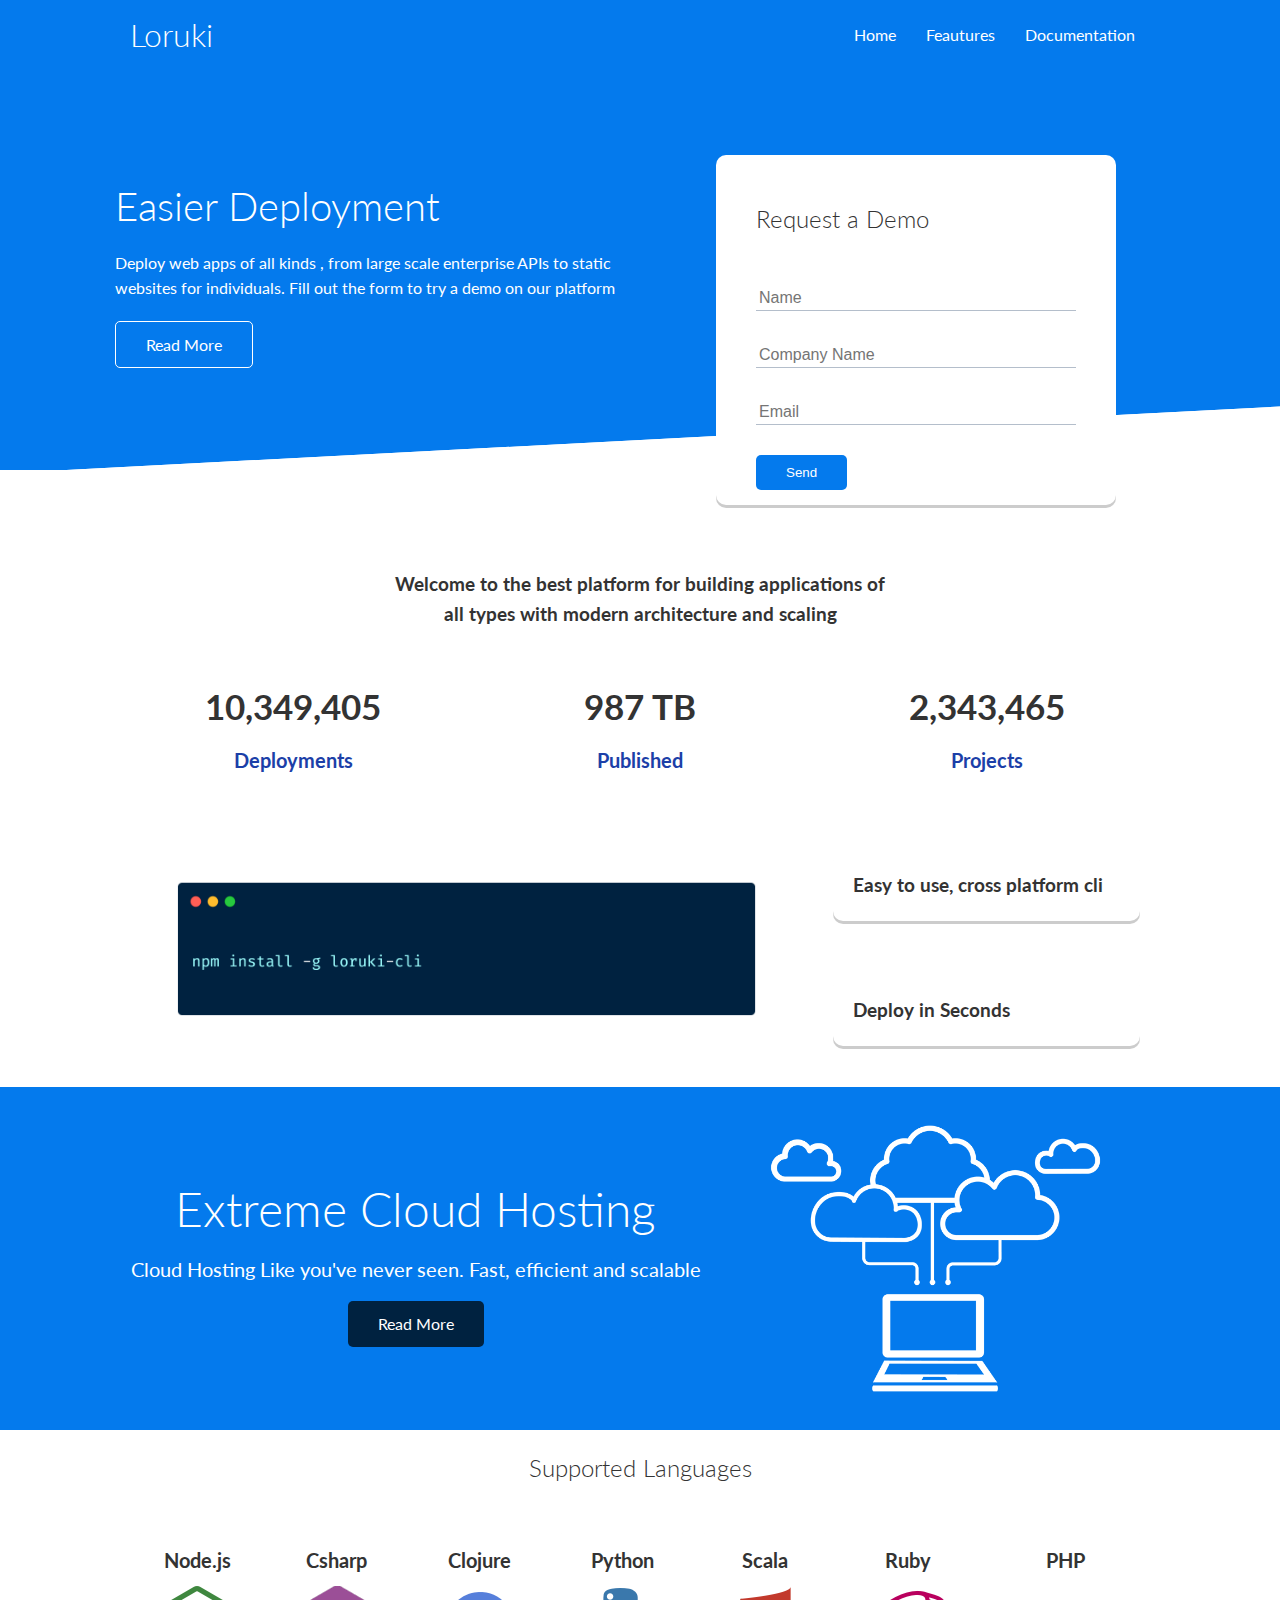
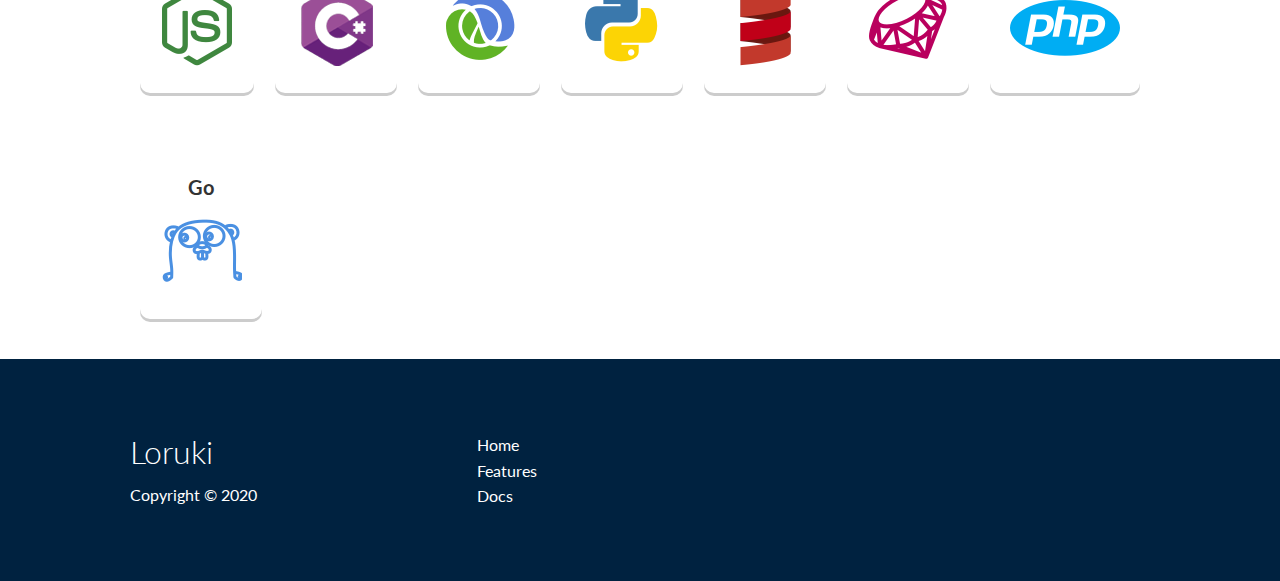
<file: index.html>
<!DOCTYPE html>
<html lang="en">
<head>
    <meta charset="UTF-8">
    <meta name="viewport" content="width=device-width, initial-scale=1.0">
    <link rel="stylesheet" href="https://cdnjs.cloudflare.com/ajax/libs/font-awesome/5.15.1/css/all.min.css" integrity="sha512-+4zCK9k+qNFUR5X+cKL9EIR+ZOhtIloNl9GIKS57V1MyNsYpYcUrUeQc9vNfzsWfV28IaLL3i96P9sdNyeRssA==" crossorigin="anonymous" />
    <link rel="stylesheet" href="css/utilities.css">
    <link rel="stylesheet" href="css/styles.css">
    <title>Loruki | Cloud Hosting For Everyone</title>
</head>
<body>
    <!-- Nav Bar -->
    <div class="navbar">
        <div class="container flex">
            <h1 class="logo">Loruki</h1>
            <nav>
                <ul>
                    <li><a href="index.html">Home</a></li>
                    <li><a href="features.html">Feautures</a></li>
                    <li><a href="docs.html">Documentation</a></li>
                </ul>
            </nav>
        </div>
    </div>

    <!-- Show case -->

    <section class="showcase">
        <div class="container grid">
            <div class="showcase-text">
                <h1>Easier Deployment</h1>
                <p>Deploy web apps of all kinds
                    , from large scale enterprise APIs 
                    to static websites for individuals. 
                    Fill out the form to try a 
                    demo on our platform</p>

                    <a href="features.html" class="btn btn-outline">Read More</a>

            </div>

            <div class="showcase-form card">
                <h2>Request a Demo</h2>
                <form name="contact" method="POST" netlify-honeypot="bot-field" data-netlify="true">
                    <input type="hidden" name="form-name" value="contact">
                    <p class="hidden">
                        <label>Don’t fill this out if you’re human: <input name="bot-field" /></label>
                      </p>
                    <div class="form-control">
                        <input type="text" name="name" placeholder="Name" required>
                    </div>

                    <div class="form-control">
                        <input type="text" name="company" placeholder="Company Name" required>
                    </div>

                    <div class="form-control">
                        <input type="email" name="email" placeholder="Email" required>
                    </div>

                    <input type="submit" value="Send" class="btn btn-primary">
                </form>
            </div>
        </div>
    </section>


    <!-- Stats -->

    <section class="stats">
        <div class="container">
            <h3 class="stats-heading text-center my-1">
                Welcome to the best platform for building 
                applications of all types with modern architecture and scaling

            </h3>

            <div class="grid grid-3 text-center my-4">
                <div>
                    <i class="fas fa-server fa-3x"></i>
                    <h3>10,349,405</h3>
                    <p class="text-secondary">Deployments</p>
                </div>
                <div>
                    <i class="fas fa-upload fa-3x"></i>
                    <h3>987 TB</h3>
                    <p class="text-secondary">Published</p>
                </div>
                <div>
                    <i class="fas fa-project-diagram fa-3x"></i>
                    <h3>2,343,465</h3>
                    <p class="text-secondary">Projects</p>
                </div>
            </div>
        </div>

    </section>

    <!-- cli -->
    <section class="cli">
        <div class="container grid">
            <img src="img/cli.png" alt="">
            <div class="card">
                <h3>Easy to use, cross platform cli</h3>
            </div>

            <div class="card">
                <h3>Deploy in Seconds</h3>
            </div>
        </div>
    </section>

    <!-- Cloud -->
    <section class="cloud bg-primary my-2 py-2">
        <div class="container grid">
            <div class="text-center">
                <h2 class="lg">Extreme Cloud Hosting</h2>
                <p class="lead my-1">Cloud Hosting Like you've never seen.
                    Fast, efficient and scalable
                </p>
                <a href="features.html" class="btn btn-dark">Read More</a>
            </div>
            <img src="img/cloud.png" alt="">
        </div>

    </section>

    <!-- Languages -->

    <section class="languages">
        <h2 class="text-center my-2">
            Supported Languages
        </h2>

        <div class="container flex">
            <div class="card">
               <h4>Node.js</h4>
               <img src="img/node.png" alt="">
            </div>
            <div class="card">
                <h4>Csharp</h4>
                <img src="img/csharp.png" alt="">
             </div>

             <div class="card">
                <h4>Clojure</h4>
                <img src="img/clojure.png" alt="">
             </div>
             <div class="card">
                <h4>Python</h4>
                <img src="img/python.png" alt="">
             </div>
             <div class="card">
                <h4>Scala</h4>
                <img src="img/scala.png" alt="">
             </div>
             <div class="card">
                <h4>Ruby</h4>
                <img src="img/ruby.png" alt="">
             </div>
             <div class="card">
                <h4>PHP</h4>
                <img src="img/php.png" alt="">
             </div>
             <div class="card">
                <h4>Go</h4>
                <img src="img/go.png" alt="">
             </div>
        </div>

    </section>

    <!-- Footer -->

    <footer class="footer bg-dark py-5">
        <div class="container grid grid-3">
            <div>
                <h1>Loruki</h1>
                <p>Copyright &copy 2020</p>
            </div>

            <nav>
                <ul>
                    <li><a href="index.html">Home</a></li>
                    <li><a href="features.html">Features</a></li>
                    <li><a href="docs.html">Docs</a></li>
                </ul>
            </nav>

            <div class="social">
                <a href="#"><i class="fab fa-github fa-2x"></i></a>
                <a href="#"><i class="fab fa-facebook fa-2x"></i></a>
                <a href="#"><i class="fab fa-twitter fa-2x"></i></a>
                <a href="#"><i class="fab fa-linkedin fa-2x"></i></a>
            </div>
        </div>
    </footer>
</body>
</html>
</file>
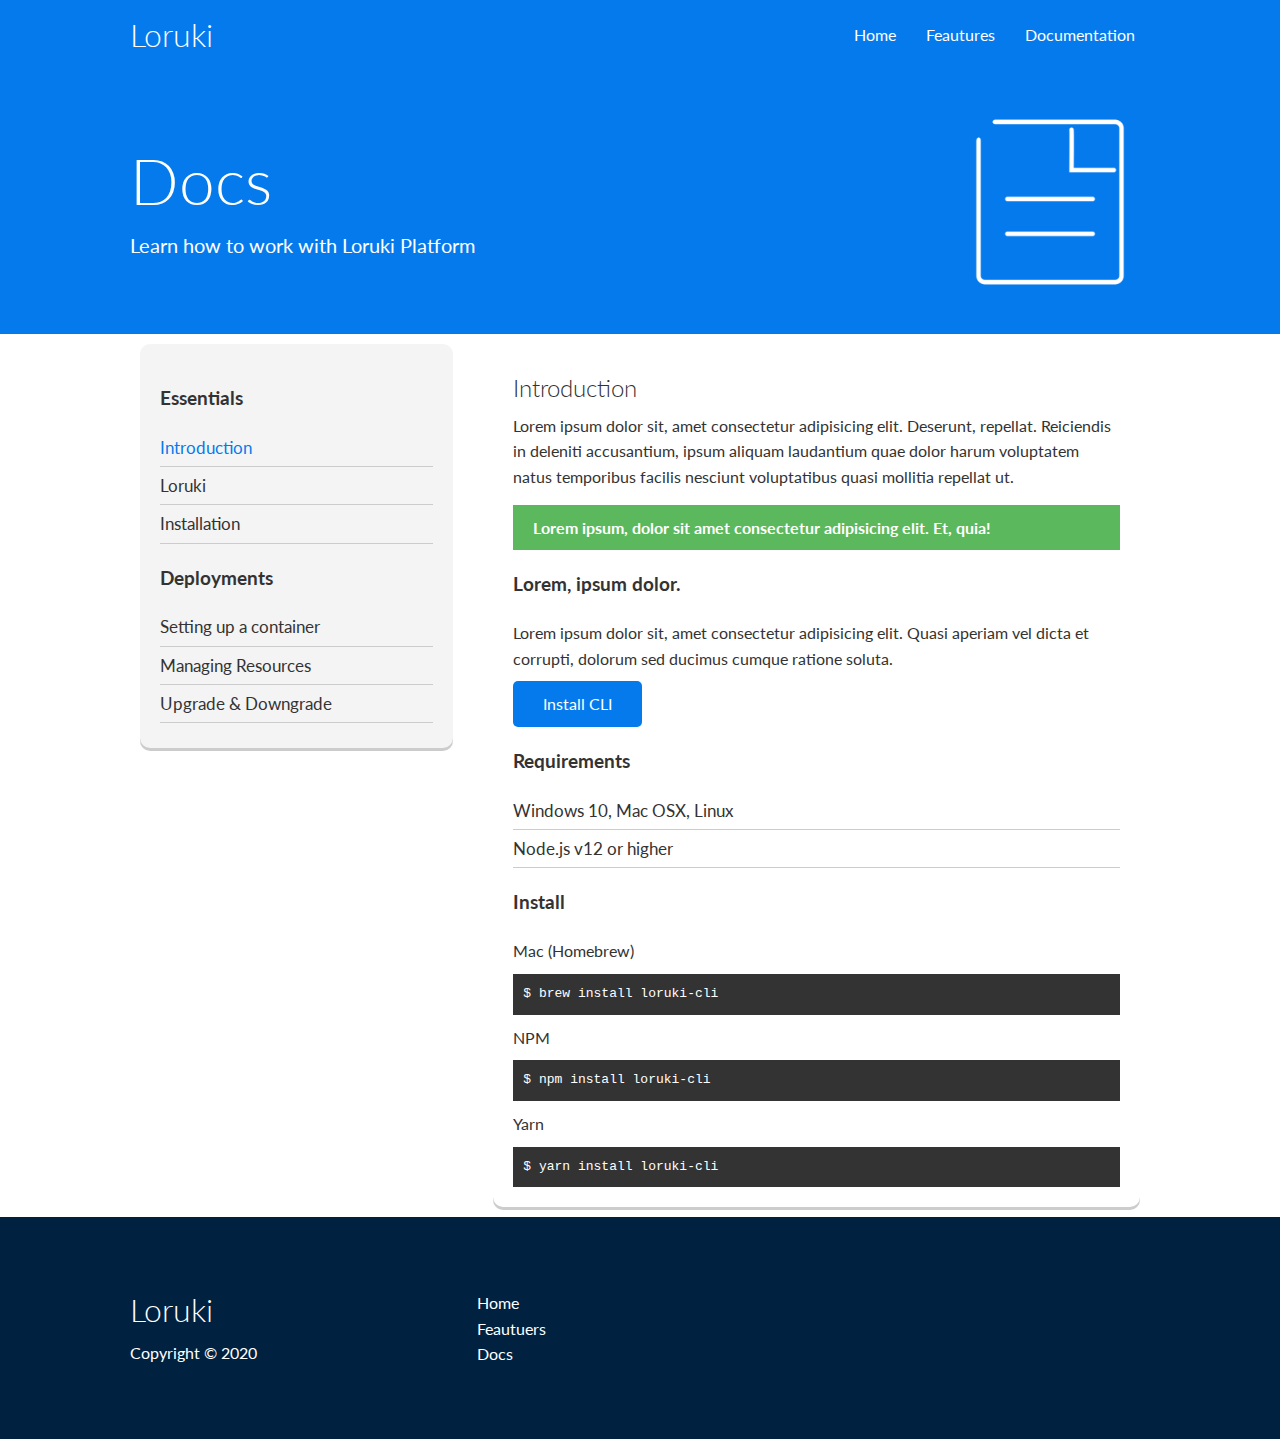
<file: docs.html>
<!DOCTYPE html>
<html lang="en">
<head>
    <meta charset="UTF-8">
    <meta name="viewport" content="width=device-width, initial-scale=1.0">
    <link rel="stylesheet" href="https://cdnjs.cloudflare.com/ajax/libs/font-awesome/5.15.1/css/all.min.css" integrity="sha512-+4zCK9k+qNFUR5X+cKL9EIR+ZOhtIloNl9GIKS57V1MyNsYpYcUrUeQc9vNfzsWfV28IaLL3i96P9sdNyeRssA==" crossorigin="anonymous" />
    <link rel="stylesheet" href="css/utilities.css">
    <link rel="stylesheet" href="css/styles.css">
    <title>Loruki | Cloud Hosting For Everyone</title>
</head>
<body>
    <!-- Nav Bar -->
    <div class="navbar">
        <div class="container flex">
            <h1 class="logo">Loruki</h1>
            <nav>
                <ul>
                    <li><a href="index.html">Home</a></li>
                    <li><a href="features.html">Feautures</a></li>
                    <li><a href="docs.html">Documentation</a></li>

                </ul>
            </nav>
        </div>
    </div>

    <!-- Head -->
    <section class="docs-head bg-primary py-3">
        <div class="container grid">
            <div>
                <h1 class="xl">Docs</h1>
        
            <p class="lead">
                Learn how to work with Loruki Platform
            
            </div>
            <img src="img/docs.png" alt="">
        </div>
    </section>

    <!-- Docs Main -->
    <section class="docs-main">
        <div class="container grid">
            <div class="card bg-light p3">
                <h3 class="my-2">Essentials</h3>
                <nav>
                    <ul>
                        <li><a class="text-primary" href="#">Introduction</a></li>
                        <li><a href="#">Loruki</a></li>
                        <li><a href="#">Installation</a></li>
                    </ul>
                </nav>

                <h3 class="my-2">Deployments</h3>
                <nav>
                    <ul>
                        <li><a href="#">Setting up a container</a></li>
                        <li><a href="#">Managing Resources</a></li>
                        <li><a href="#">Upgrade & Downgrade</a></li>
                    </ul>
            </div>

            <div class="card">
                <h2>Introduction</h2>
                <p>Lorem ipsum dolor sit, amet consectetur adipisicing 
                    elit. Deserunt, repellat. Reiciendis in deleniti 
                    accusantium, ipsum aliquam laudantium quae dolor 
                    harum voluptatem natus temporibus facilis nesciunt 
                    voluptatibus quasi mollitia repellat ut.</p>

                    <div class="alert alert-success">
                        <i class="fas-fa-info"></i>Lorem ipsum, dolor 
                        sit amet consectetur 
                        adipisicing elit. Et, quia!
                    </div>

                    <h3>Lorem, ipsum dolor.</h3>

                    <p>Lorem ipsum dolor sit, amet consectetur 
                        adipisicing elit. Quasi aperiam vel dicta et 
                        corrupti,
                         dolorum sed ducimus cumque ratione soluta.</p>
                         
                         <a href="#" class="btn btn-primary">Install CLI</a>

                         <h3>Requirements</h3>
                         <ul>
                             <li>Windows 10, Mac OSX, Linux</li>
                             <li>Node.js v12 or higher</li>
                         </ul>

                         <h3>Install</h3>
                         <p>Mac (Homebrew)</p>
                         <pre><code>$ brew install loruki-cli</code></pre>

                         <p>NPM</p>
                         <pre><code>$ npm install loruki-cli</code></pre>

                         <p>Yarn</p>
                         <pre><code>$ yarn install loruki-cli</code></pre>

            </div>

        </div>

    </section>

   



    <!-- Footer -->

    <footer class="footer bg-dark py-5">
        <div class="container grid grid-3">
            <div>
                <h1>Loruki</h1>
                <p>Copyright &copy 2020</p>
            </div>

            <nav>
                <ul>
                    <li><a href="index.html">Home</a></li>
                    <li><a href="feautures.html">Feautuers</a></li>
                    <li><a href="docs.html">Docs</a></li>
                </ul>
            </nav>

            <div class="social">
                <a href="#"><i class="fab fa-github fa-2x"></i></a>
                <a href="#"><i class="fab fa-facebook fa-2x"></i></a>
                <a href="#"><i class="fab fa-twitter fa-2x"></i></a>
                <a href="#"><i class="fab fa-linkedin fa-2x"></i></a>
            </div>
        </div>
    </footer>

</body>
</html>
</file>
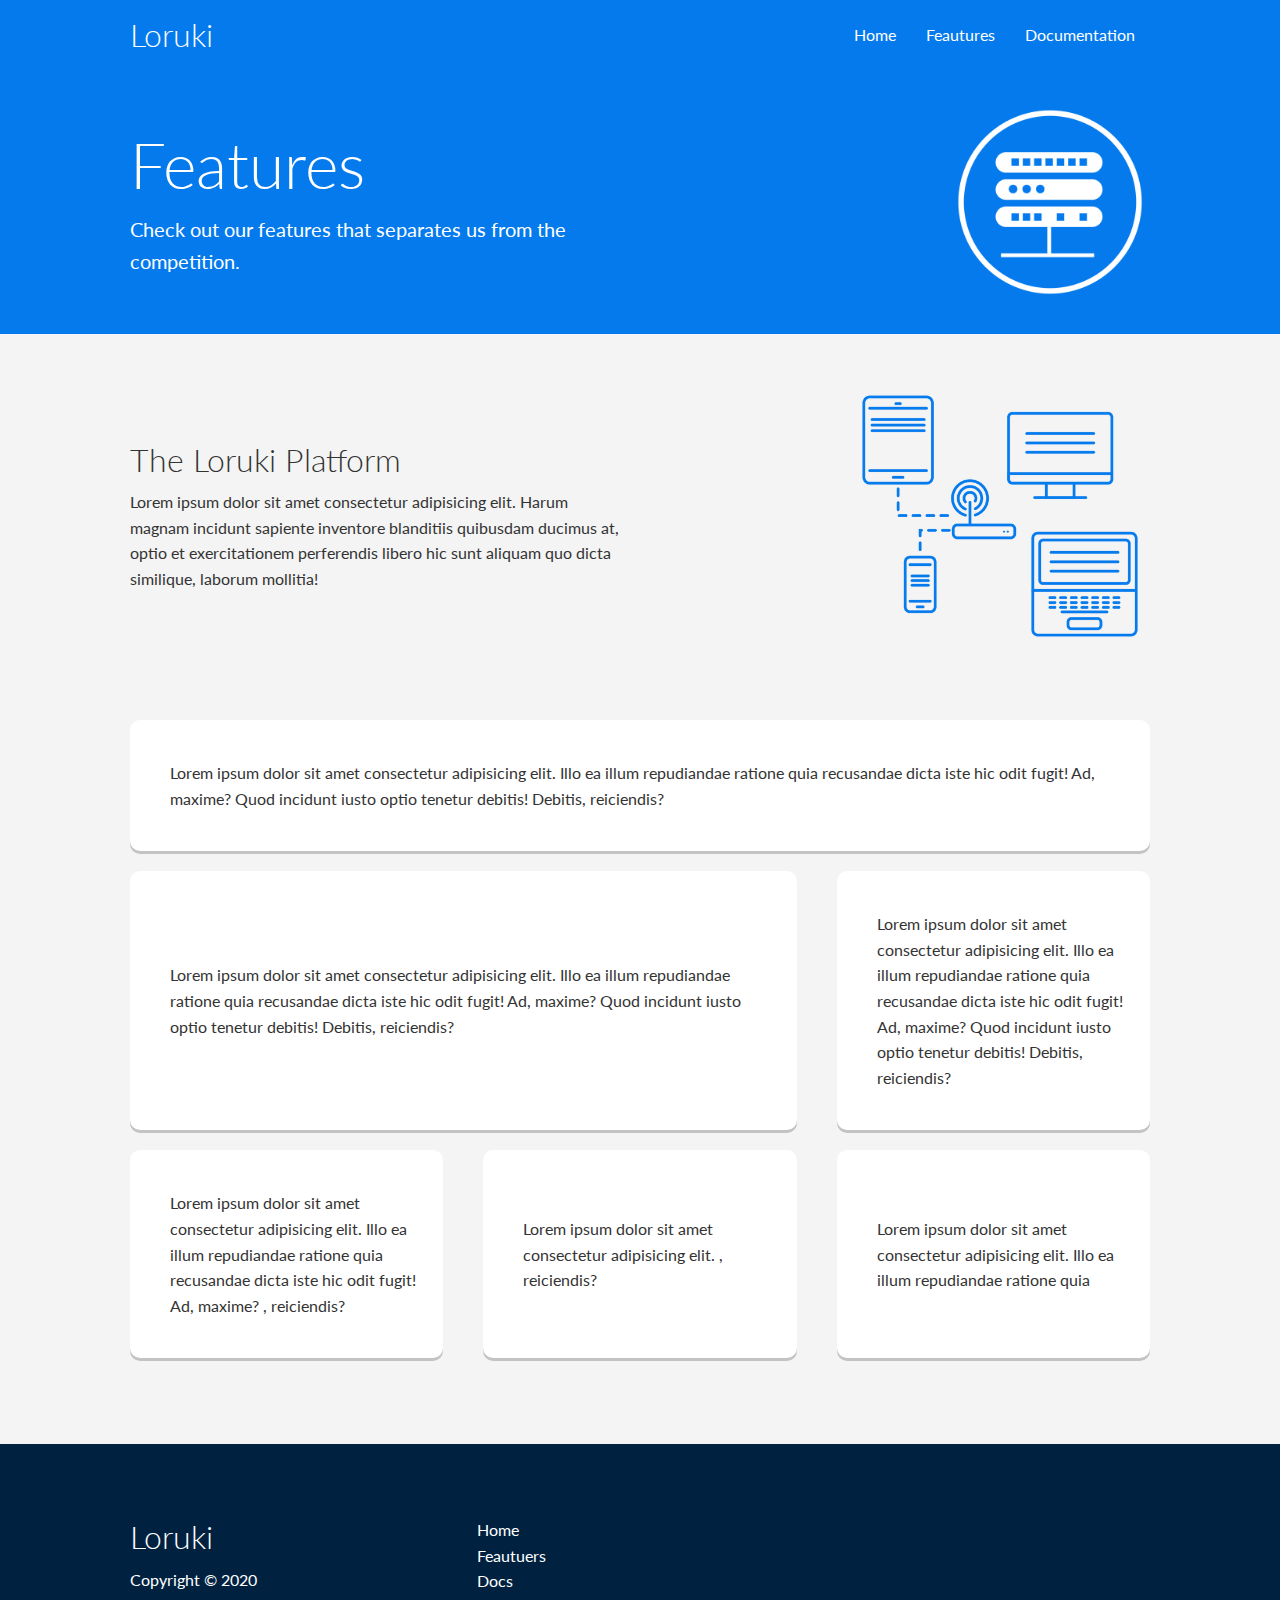
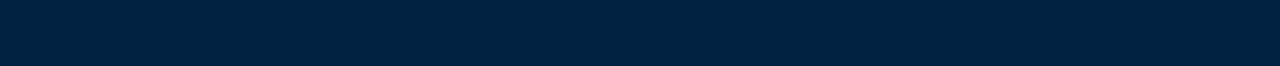
<file: features.html>
<!DOCTYPE html>
<html lang="en">
<head>
    <meta charset="UTF-8">
    <meta name="viewport" content="width=device-width, initial-scale=1.0">
    <link rel="stylesheet" href="https://cdnjs.cloudflare.com/ajax/libs/font-awesome/5.15.1/css/all.min.css" integrity="sha512-+4zCK9k+qNFUR5X+cKL9EIR+ZOhtIloNl9GIKS57V1MyNsYpYcUrUeQc9vNfzsWfV28IaLL3i96P9sdNyeRssA==" crossorigin="anonymous" />
    <link rel="stylesheet" href="css/utilities.css">
    <link rel="stylesheet" href="css/styles.css">
    <title>Loruki | Cloud Hosting For Everyone</title>
</head>
<body>
    <!-- Nav Bar -->
    <div class="navbar">
        <div class="container flex">
            <h1 class="logo">Loruki</h1>
            <nav>
                <ul>
                    <li><a href="index.html">Home</a></li>
                    <li><a href="features.html">Feautures</a></li>
                    <li><a href="docs.html">Documentation</a></li>

                </ul>
            </nav>
        </div>
    </div>

    <!-- Head -->
    <section class="features-head bg-primary py-3">
        <div class="container grid">
            <div>
                <h1 class="xl">Features</h1>
        
            <p class="lead">
                Check out our features that separates us from the competition.</p>
            
            </div>
            <img src="img/server.png" alt="">
        </div>
    </section>

    <!-- Sub Head -->
    <section class="features-sub-head bg-light py-3">
        <div class="container grid">
            <div>
                <h1 class="md">The Loruki Platform</h1>
        
            <p>
                Lorem ipsum dolor sit amet consectetur adipisicing elit. Harum magnam incidunt 
                sapiente inventore blanditiis quibusdam ducimus at, 
                optio et exercitationem perferendis libero hic sunt aliquam quo dicta similique, laborum mollitia!
            </p>
            
            </div>
            <img src="img/server2.png" alt="">
        </div>

        <section class="features-main my-2">
            <div class="container grid grid-3">
                <div class="card flex">
                   <i class="fas fa-server fa-3x"></i> 
                   <p>Lorem ipsum dolor sit amet consectetur
                    adipisicing elit. Illo ea illum repudiandae 
                    ratione quia recusandae dicta iste hic odit fugit! 
                    Ad, maxime? Quod incidunt iusto 
                    optio tenetur debitis! Debitis, reiciendis? </p>
                </div>

                <div class="card flex">
                    <i class="fas fa-power-off fa-3x"></i> 
                    <p>Lorem ipsum dolor sit amet consectetur
                     adipisicing elit. Illo ea illum repudiandae 
                     ratione quia recusandae dicta iste hic odit fugit! 
                     Ad, maxime? Quod incidunt iusto 
                     optio tenetur debitis! Debitis, reiciendis? </p>
                 </div>

                 <div class="card flex">
                    <i class="fas fa-network-wired fa-3x"></i> 
                    <p>Lorem ipsum dolor sit amet consectetur
                     adipisicing elit. Illo ea illum repudiandae 
                     ratione quia recusandae dicta iste hic odit fugit! 
                     Ad, maxime? Quod incidunt iusto 
                     optio tenetur debitis! Debitis, reiciendis? </p>
                 </div>

                 <div class="card flex">
                    <i class="fas fa-laptop-code fa-3x"></i> 
                    <p>Lorem ipsum dolor sit amet consectetur
                     adipisicing elit. Illo ea illum repudiandae 
                     ratione quia recusandae dicta iste hic odit fugit! 
                     Ad, maxime? , reiciendis? </p>
                 </div>

                 <div class="card flex">
                    <i class="fas fa-database fa-3x"></i> 
                    <p>Lorem ipsum dolor sit amet consectetur
                     adipisicing elit. , reiciendis? </p>
                 </div>
                 <div class="card flex">
                    <i class="fas fa-upload fa-3x"></i> 
                    <p>Lorem ipsum dolor sit amet consectetur
                     adipisicing elit. Illo ea illum repudiandae 
                     ratione quia </p>
                 </div>

            </div>

        </section>

    </section>




    <!-- Footer -->

    <footer class="footer bg-dark py-5">
        <div class="container grid grid-3">
            <div>
                <h1>Loruki</h1>
                <p>Copyright &copy 2020</p>
            </div>

            <nav>
                <ul>
                    <li><a href="index.html">Home</a></li>
                    <li><a href="feautures.html">Feautuers</a></li>
                    <li><a href="docs.html">Docs</a></li>
                </ul>
            </nav>

            <div class="social">
                <a href="#"><i class="fab fa-github fa-2x"></i></a>
                <a href="#"><i class="fab fa-facebook fa-2x"></i></a>
                <a href="#"><i class="fab fa-twitter fa-2x"></i></a>
                <a href="#"><i class="fab fa-linkedin fa-2x"></i></a>
            </div>
        </div>
    </footer>



</body>
</html>
</file>
<file: css/utilities.css>
/* Utilities | classess that will be used all around the site */
.container{
    max-width: 1100px;
    margin: 0 auto;
    overflow: auto;
    padding: 0 40px;
}

.card{
    background-color: #fff;
    color: #333;
    border:  transparent;
    border-radius: 10px; 
    box-shadow: 0 3px rgba(0,0,0,0.2);
    padding: 20px;
    margin: 10px;
}

.btn{
    display: inline-block;
    padding: 10px 30px;
    background: var(--primary-color);
    color: #fff;
    border: none;
    border-radius: 5px;
}

.btn-outline{
    background-color: transparent;
    border: 1px solid #fff;
}

.btn:hover{
    transform: scale(0.9);
}

/* Backgrounds and Colored buttons */
.bg-primary, 
.btn-primary{
    background-color: var(--primary-color);
    color: #fff;
}

.bg-secondary, 
.btn-secondary{
    background-color: var(--secondary-color);
    color: #fff;
}

.bg-dark, 
.btn-dark{
    background-color: var(--dark-color);
    color: #fff;
}

.bg-light, 
.btn-light{
    background-color: var(--light-color);
    color: #333;
}

.bg-primary a, 
.btn-primary a, 
.bg-secondary a, 
.btn-secondary a,
.bg-dark a, 
.btn-dark a{
    color: #fff;
}

/* Text Colors */

.text-primary{
    color: var(--primary-color);
    
}

.text-secondary{
    color: var(--secondary-color);
    
}

.text-dark{
    color: var(--dark-color);
   
}

.text-light{
    color: var(--light-color);
    
}

/* Text Sizes */
.lead{
    font-size: 20px;

}

.sm{
    font-size: 1rem;
}

.md{
    font-size: 2rem;
}

.lg{
    font-size: 3rem;
}

.xl{
    font-size: 4rem;
}

.text-center{
    text-align: center;
}

/* Alerts */
.alert{
    background-color: var(--light-color);
    padding: 10px 20px;
    font-weight: bold;
    margin: 15px 0;
}



.alert-success{
   background-color: var(--success-color); 
   color: #fff;
}

.alert-error{
    background-color: var(--error-color); 
    color: #fff;
 }


.flex{
    display: flex;
    justify-content: space-between;
    align-items: center;
    height: 100%;
}


.grid{
    display: grid;
    grid-template-columns: repeat(2, 1fr);
    gap: 20px;
    justify-content: center;
    align-items: center;
    height: 100%;
}

.grid-3{
    grid-template-columns: repeat(3, 1fr);

}

/* Margin */
.my-1{
    margin: 1rem 0;
}

.my-2{
    margin: 1.5rem 0;
}

.my-3{
    margin: 2rem 0;
}

.my-4{
    margin: 3rem 0;
}

.my-5{
    margin: 4rem 0;
}



.m-1{
    margin: 1rem;
}

.m-2{
    margin: 1.5rem;
}

.m-3{
    margin: 2rem;
}

.m-4{
    margin: 3rem;
}

.m-5{
    margin: 4rem;
}

/* padding */

.py-1{
    padding: 1rem 0;
}

.py-2{
    padding: 1.5rem 0;
}

.py-3{
    padding: 2rem 0;
}

.py-4{
    padding: 3rem 0;
}

.py-5{
    padding: 4rem 0;
}



.p-1{
    padding: 1rem;
}

.p-2{
    padding: 1.5rem;
}

.p-3{
    padding: 2rem;
}

.p-4{
    padding: 3rem;
}

.p-5{
    padding: 4rem;
}
</file>
<file: css/styles.css>
@import url('https://fonts.googleapis.com/css2?family=Lato:wght@300&display=swap');


:root{

    --primary-color: #047aed;
    --secondary-color: #1c3fa8;
    --dark-color: #002240;
    --light-color: #f4f4f4;
    --success-color: #5cb85c;
    --error-color: #d9534f;
}

*{
    box-sizing: border-box;
    padding: 0;
    margin: 0;

}

body{
    font-family: 'Lato', sans-serif;
    color: #333;
    line-height: 1.6;

}

ul{
    list-style: none;
}

a {
    text-decoration: none;
    color: #333;

}

h1, h2{
    font-weight: 300;
    line-height: 1.2;
    margin: 10px 0;
}

p{
    margin: 10px 0;
}

img{
    width: 100%; 
    /* keeps the image in the container */
}

.code, 
pre{
    background: #333;
    color: #fff;
    padding: 10px;
}

.hidden{
    visibility: hidden;
    height: 0;

}

/* Nav bar */
.navbar{
    background: var(--primary-color);
    color: #fff;
    height: 70px;
}

.navbar .flex{
    justify-content: space-between;
}


/* Navbar Styling */
.navbar ul{
    display: flex;
}

.navbar a {
    color: #fff;
    padding: 10px;
    margin: 0 5px;

}

.navbar a:hover{
    border-bottom: 2px #fff solid;
}

/* Showcase */
.showcase{
    background-color: var(--primary-color);
    height: 400px;
    color: #fff;
    position: relative;
}

.showcase h1{
    font-size: 40px;
}

.showcase p{
    margin: 20px 0;
}

.showcase .grid{
    overflow: visible;
    grid-template-columns: 55% 45%;
    gap: 30px;
}

.showcase-form{
    position: relative;
    top: 60px;
    height: 350px;
    width: 400px;
    padding: 40px;
    z-index: 100;
    animation: slideInFromRight 1s ease-in;
}

.showcase-form .form-control{
    margin: 30px 0;
}

.showcase-form input[type="text"],
.showcase-form input[type="email"]{
    border: 0;
    border-bottom: 1px solid #b4becb;
    width: 100%;
    padding: 3px;
    font-size: 16px;
}

.showcase-form input:focus{
    outline: none;
}

.showcase::before,
.showcase::after{
    content: '';
    position: absolute;
    height: 100px;
    bottom: -70px;
    right: 0;
    left: 0;
    background: #fff;
    transform: skewY(-3deg);
    -webkit-transform: skewY(-3deg);
    -moz-transform: skewY(-3deg);
    -ms-transform: skewY(-3deg);
    /* Webkit ensures that functionality applies in all browsers */
}

/* stats */
.stats{
    padding-top: 100px;
    animation: slideInFromBottom 1s ease-in;
}

.stats-heading{
    max-width: 500px;
    margin: auto;

}

.stats .grid h3{
    font-size: 35px;

}

.stats .grid p{
    font-size: 20px;
    font-weight: bold; 
}

/* cli */
.cli .grid{
    grid-template-columns: repeat(3, 1fr);
    grid-template-rows: repeat(2, 1fr);
}

.cli .grid > *:first-child{
    grid-column: 1 / span 2;
    grid-row: 1 / span 2;
}


/* Cloud */

.cloud .grid{
    grid-template-columns: 4fr 3fr;
}

/* Languages */
.languages .flex{
    flex-wrap: wrap;

}

.languages .card{
    text-align: center;
    margin: 18px 10px 40px;
    transition: slideInFromBottom 1s ease-in;
}

.languages .card h4{
    font-size: 20px;
    margin-bottom: 10px;
}

.languages .card:hover{
    transform: translateY(-15px);
}

/* Features */
.features-head img,
.docs-head img{
    width: 200px;
    justify-self: flex-end;
}

.features-sub-head img{
    width: 300px;
    justify-self: flex-end;

}

.features-main .card > i{
    margin-right: 20px;

}

.features-main .grid{
    padding: 30px;
}

.features-main .grid > *:first-child{
    grid-column: 1 / span 3;
    
}

.features-main .grid > *:nth-child(2){
    grid-column: 1 / span 2;
    
}


/* Docs */
.docs-main h3{
    margin: 20px 0;
}

.docs-main .grid{
    grid-template-columns: 1fr 2fr;
    align-items: flex-start;
}

.docs-main li{
    font-size: 17px;
    padding-bottom: 5px;
    margin-bottom: 5px;
    border-bottom: 1px #ccc solid;
}

.docs-main a:hover{
    font-weight: bold;
}


.footer .social a{
    margin: 0 10px;
}

/* Animations */
@keyframes slideInFromLeft{
    0%{
        transform: translateX(-100%);
    }

    100%{
        transform: translateX(0);
    }
}

@keyframes slideInFromRight{
    0%{
        transform: translateX(100%);
    }

    100%{
        transform: translateX(0);
    }
}

@keyframes slideInFromTop{
    0%{
        transform: translateY(-100%);
    }

    100%{
        transform: translateY(0);
    }
}

@keyframes slideInFromBottom{
    0%{
        transform: translateY(100%);
    }

    100%{
        transform: translateY(0);
    }
}

.showcase-text{
    animation: slideInFromLeft 1s ease-in;
}


/* Tablets and under */
@media(max-width: 768px){
    .grid,
    .showcase .grid,
    .stats .grid,
    .cli .grid,
    .cloud .grid,
    .features-main .grid,
    .docs-main .grid{
        grid-template-columns: 1fr;
        grid-template-rows: 1fr;
    }

    .showcase{
        height: auto;
    }

    .showcase-text{
        text-align: center;
        margin-top: 40px;
        animation: slideInFromTop 1s ease-in;
    }

    .showcase-form{
        justify-self: center;
        margin: auto;
        animation: slideInFromRight 1s ease-in;
    }


    .cli .grid > *:first-child{
        grid-column: 1;
        grid-row: 1;
    }

    .features-head,
    .features-sub-head,
    .docs-head{
        text-align: center;
    }

    .features-head img,
    .features-sub-head img,
    .docs-head img{
        justify-self: center;
    }

    .features-main .grid > *:first-child,
    .features-main .grid > *:nth-child(2){
        grid-column: 1;

    }
    
}

/* Mobile */
@media(max-width: 500px){
    .navbar{
        height: 110px; 
    }

    .navbar .flex{
        flex-direction: column;
    }

    .navbar ul{
        padding: 10px;
        background-color: rgba(0,0,0,0.1);
    }

}
</file>
